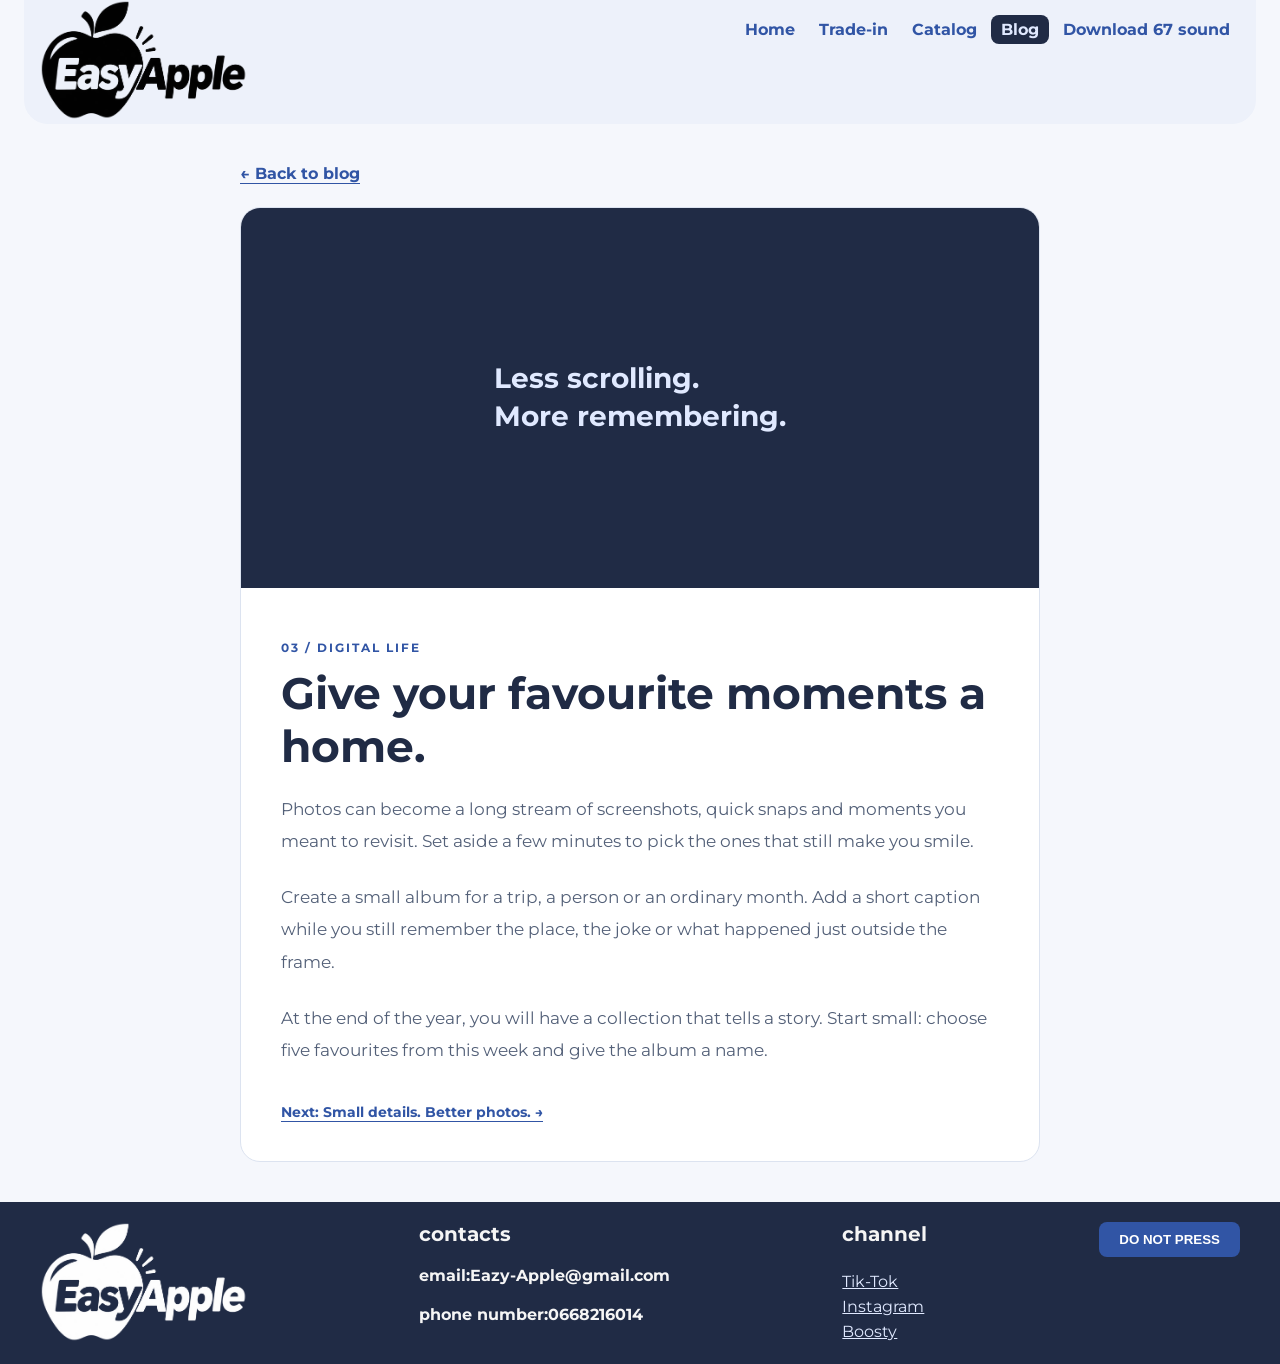
<file: blog-digital-memories.html>
<!DOCTYPE html>
<html lang="en">

<head>
    <link rel="preconnect" href="https://fonts.googleapis.com">
    <link rel="preconnect" href="https://fonts.gstatic.com" crossorigin>
    <link href="https://fonts.googleapis.com/css2?family=Montserrat:wght@100..900&display=swap" rel="stylesheet">

    <meta charset="UTF-8">
    <meta name="viewport" content="width=device-width, initial-scale=1.0">
    <title>Give your favourite moments a home. — Eazy-Apple</title>
    <link rel="icon" href="favicon.ico" type="image/x-icon">
    <link rel="stylesheet" href="style/style.css">
    <link rel="stylesheet" href="style/text.css">
    <link rel="stylesheet" href="style/media.css">
    <link rel="stylesheet" href="style/blog.css">
</head>

<body class="home-page">
    <div id="page">
        <header>
            <a class="logo-link" href="index.html" aria-label="Eazy-Apple home"><img class="logo" src="img/logo.png" alt=""></a>
            <button class="burger" type="button" aria-label="Menu" aria-controls="main-nav"
                aria-expanded="false">☰</button>
            <nav class="main-nav" id="main-nav">
                <a href="index.html">Home</a>
                <a href="#">Trade-in</a>
                <a href="popula-phones.html">Catalog</a>
                <a href="blog.html" aria-current="true">Blog</a>
                <a href="#">Download 67 sound</a>
            </nav>
        </header>
        <main class="blog blog-single"><a class="blog-back" href="blog.html">← Back to blog</a><article class="blog-post blog-article" aria-labelledby="post-title">
                    <div class="blog-image blog-quote" role="img" aria-label="Make room for the moments that matter.">
                        <span>Less scrolling.<br>More remembering.</span>
                    </div>
                    <div class="blog-post-content">
                        <p class="blog-label">03 / DIGITAL LIFE</p>
                        <h1 id="post-title">Give your favourite moments a home.</h1>
                        <p>Photos can become a long stream of screenshots, quick snaps and moments you meant to revisit. Set aside a few minutes to pick the ones that still make you smile.</p>
                        <p>Create a small album for a trip, a person or an ordinary month. Add a short caption while you still remember the place, the joke or what happened just outside the frame.</p>
                        <p>At the end of the year, you will have a collection that tells a story. Start small: choose five favourites from this week and give the album a name.</p>
                        <a class="blog-next" href="blog-everyday-photos.html">Next: Small details. Better photos. →</a>
                    </div>
                </article></main>

        <footer>
            <div class="container">
                <div class="container-txt">
                    <a class="logo-link" href="index.html" aria-label="Eazy-Apple home"><img class="logo" src="img/logo_white.png" alt=""></a>
                    <div class="cnt">
                        <h5>contacts</h5>
                        <h6>email:Eazy-Apple@gmail.com</h6>
                        <h6>phone number:0668216014</h6>
                    </div>

                    <div class="channel">
                        <h5>channel</h5>
                        <a href="">Tik-Tok</a>
                        <a href="">Instagram</a>
                        <a href="html/music.html">Boosty</a>
                    </div>
                    <h5><button id="dnp">DO NOT PRESS</button></h5>
                </div>

            </div>
        </footer>
    </div>
    <script src="script.js?v=6"></script>




</body>

</html>
</file>
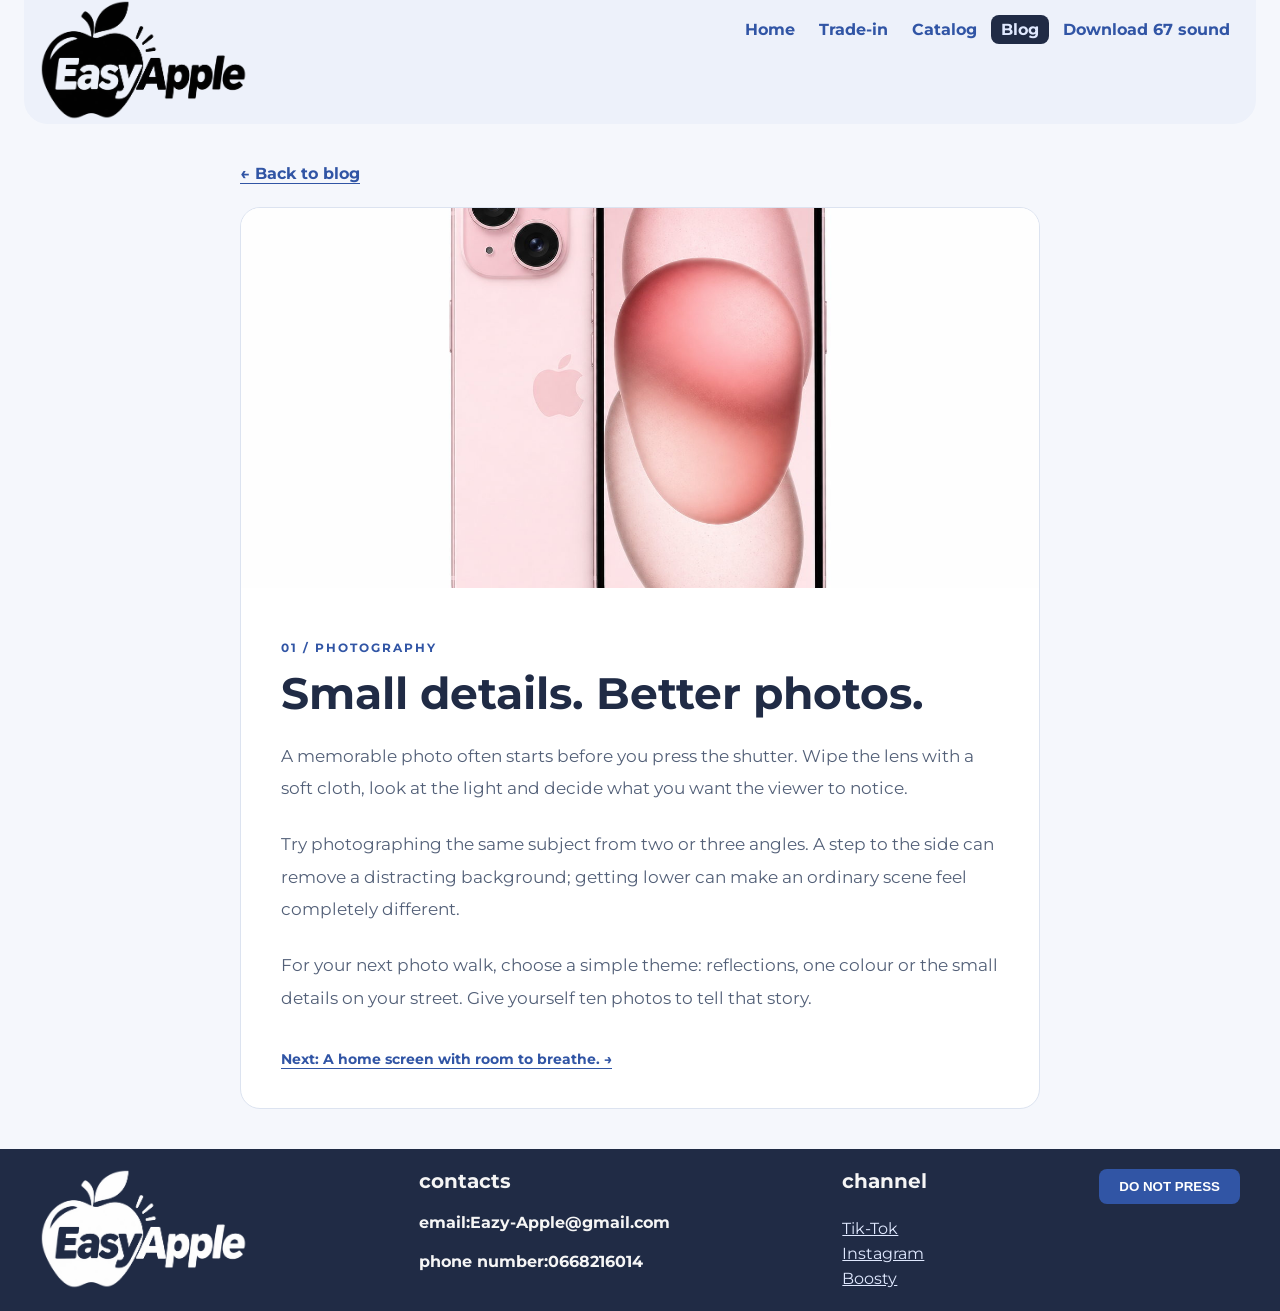
<file: blog-everyday-photos.html>
<!DOCTYPE html>
<html lang="en">

<head>
    <link rel="preconnect" href="https://fonts.googleapis.com">
    <link rel="preconnect" href="https://fonts.gstatic.com" crossorigin>
    <link href="https://fonts.googleapis.com/css2?family=Montserrat:wght@100..900&display=swap" rel="stylesheet">

    <meta charset="UTF-8">
    <meta name="viewport" content="width=device-width, initial-scale=1.0">
    <title>Small details. Better photos. — Eazy-Apple</title>
    <link rel="icon" href="favicon.ico" type="image/x-icon">
    <link rel="stylesheet" href="style/style.css">
    <link rel="stylesheet" href="style/text.css">
    <link rel="stylesheet" href="style/media.css">
    <link rel="stylesheet" href="style/blog.css">
</head>

<body class="home-page">
    <div id="page">
        <header>
            <a class="logo-link" href="index.html" aria-label="Eazy-Apple home"><img class="logo" src="img/logo.png" alt=""></a>
            <button class="burger" type="button" aria-label="Menu" aria-controls="main-nav"
                aria-expanded="false">☰</button>
            <nav class="main-nav" id="main-nav">
                <a href="index.html">Home</a>
                <a href="#">Trade-in</a>
                <a href="popula-phones.html">Catalog</a>
                <a href="blog.html" aria-current="true">Blog</a>
                <a href="#">Download 67 sound</a>
            </nav>
        </header>
        <main class="blog blog-single"><a class="blog-back" href="blog.html">← Back to blog</a><article class="blog-post blog-article" aria-labelledby="post-title">
                    <img class="blog-image" src="img/phones/iPhone-15-Pink-Studio-Product-Shot-4.jpg" alt="Pink iPhone 15 with its rear cameras" width="600" height="400">
                    <div class="blog-post-content">
                        <p class="blog-label">01 / PHOTOGRAPHY</p>
                        <h1 id="post-title">Small details. Better photos.</h1>
                        <p>A memorable photo often starts before you press the shutter. Wipe the lens with a soft cloth, look at the light and decide what you want the viewer to notice.</p>
                        <p>Try photographing the same subject from two or three angles. A step to the side can remove a distracting background; getting lower can make an ordinary scene feel completely different.</p>
                        <p>For your next photo walk, choose a simple theme: reflections, one colour or the small details on your street. Give yourself ten photos to tell that story.</p>
                        <a class="blog-next" href="blog-home-screen.html">Next: A home screen with room to breathe. →</a>
                    </div>
                </article></main>

        <footer>
            <div class="container">
                <div class="container-txt">
                    <a class="logo-link" href="index.html" aria-label="Eazy-Apple home"><img class="logo" src="img/logo_white.png" alt=""></a>
                    <div class="cnt">
                        <h5>contacts</h5>
                        <h6>email:Eazy-Apple@gmail.com</h6>
                        <h6>phone number:0668216014</h6>
                    </div>

                    <div class="channel">
                        <h5>channel</h5>
                        <a href="">Tik-Tok</a>
                        <a href="">Instagram</a>
                        <a href="html/music.html">Boosty</a>
                    </div>
                    <h5><button id="dnp">DO NOT PRESS</button></h5>
                </div>

            </div>
        </footer>
    </div>
    <script src="script.js?v=6"></script>




</body>

</html>
</file>
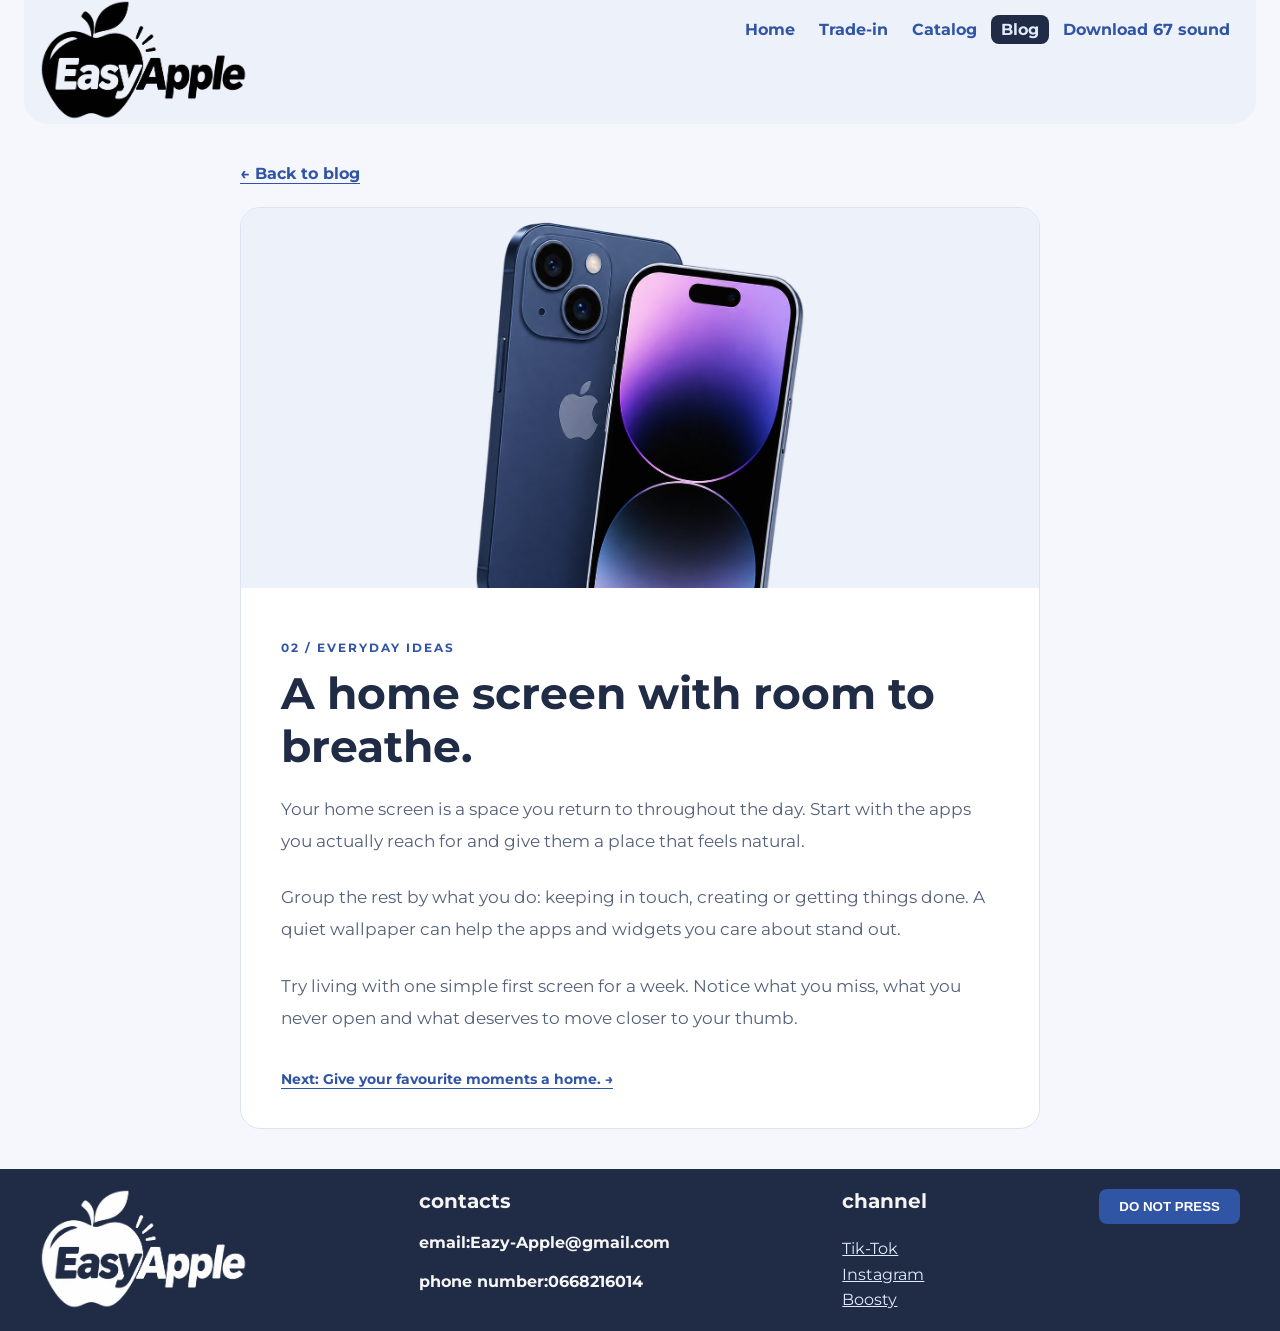
<file: blog-home-screen.html>
<!DOCTYPE html>
<html lang="en">

<head>
    <link rel="preconnect" href="https://fonts.googleapis.com">
    <link rel="preconnect" href="https://fonts.gstatic.com" crossorigin>
    <link href="https://fonts.googleapis.com/css2?family=Montserrat:wght@100..900&display=swap" rel="stylesheet">

    <meta charset="UTF-8">
    <meta name="viewport" content="width=device-width, initial-scale=1.0">
    <title>A home screen with room to breathe. — Eazy-Apple</title>
    <link rel="icon" href="favicon.ico" type="image/x-icon">
    <link rel="stylesheet" href="style/style.css">
    <link rel="stylesheet" href="style/text.css">
    <link rel="stylesheet" href="style/media.css">
    <link rel="stylesheet" href="style/blog.css">
</head>

<body class="home-page">
    <div id="page">
        <header>
            <a class="logo-link" href="index.html" aria-label="Eazy-Apple home"><img class="logo" src="img/logo.png" alt=""></a>
            <button class="burger" type="button" aria-label="Menu" aria-controls="main-nav"
                aria-expanded="false">☰</button>
            <nav class="main-nav" id="main-nav">
                <a href="index.html">Home</a>
                <a href="#">Trade-in</a>
                <a href="popula-phones.html">Catalog</a>
                <a href="blog.html" aria-current="true">Blog</a>
                <a href="#">Download 67 sound</a>
            </nav>
        </header>
        <main class="blog blog-single"><a class="blog-back" href="blog.html">← Back to blog</a><article class="blog-post blog-article" aria-labelledby="post-title">
                    <img class="blog-image blog-image-contain" src="img/Dark-Blue-and-Purple-iPhones.png" alt="Blue and purple iPhones" width="600" height="400" loading="lazy">
                    <div class="blog-post-content">
                        <p class="blog-label">02 / EVERYDAY IDEAS</p>
                        <h1 id="post-title">A home screen with room to breathe.</h1>
                        <p>Your home screen is a space you return to throughout the day. Start with the apps you actually reach for and give them a place that feels natural.</p>
                        <p>Group the rest by what you do: keeping in touch, creating or getting things done. A quiet wallpaper can help the apps and widgets you care about stand out.</p>
                        <p>Try living with one simple first screen for a week. Notice what you miss, what you never open and what deserves to move closer to your thumb.</p>
                        <a class="blog-next" href="blog-digital-memories.html">Next: Give your favourite moments a home. →</a>
                    </div>
                </article></main>

        <footer>
            <div class="container">
                <div class="container-txt">
                    <a class="logo-link" href="index.html" aria-label="Eazy-Apple home"><img class="logo" src="img/logo_white.png" alt=""></a>
                    <div class="cnt">
                        <h5>contacts</h5>
                        <h6>email:Eazy-Apple@gmail.com</h6>
                        <h6>phone number:0668216014</h6>
                    </div>

                    <div class="channel">
                        <h5>channel</h5>
                        <a href="">Tik-Tok</a>
                        <a href="">Instagram</a>
                        <a href="html/music.html">Boosty</a>
                    </div>
                    <h5><button id="dnp">DO NOT PRESS</button></h5>
                </div>

            </div>
        </footer>
    </div>
    <script src="script.js?v=6"></script>




</body>

</html>
</file>
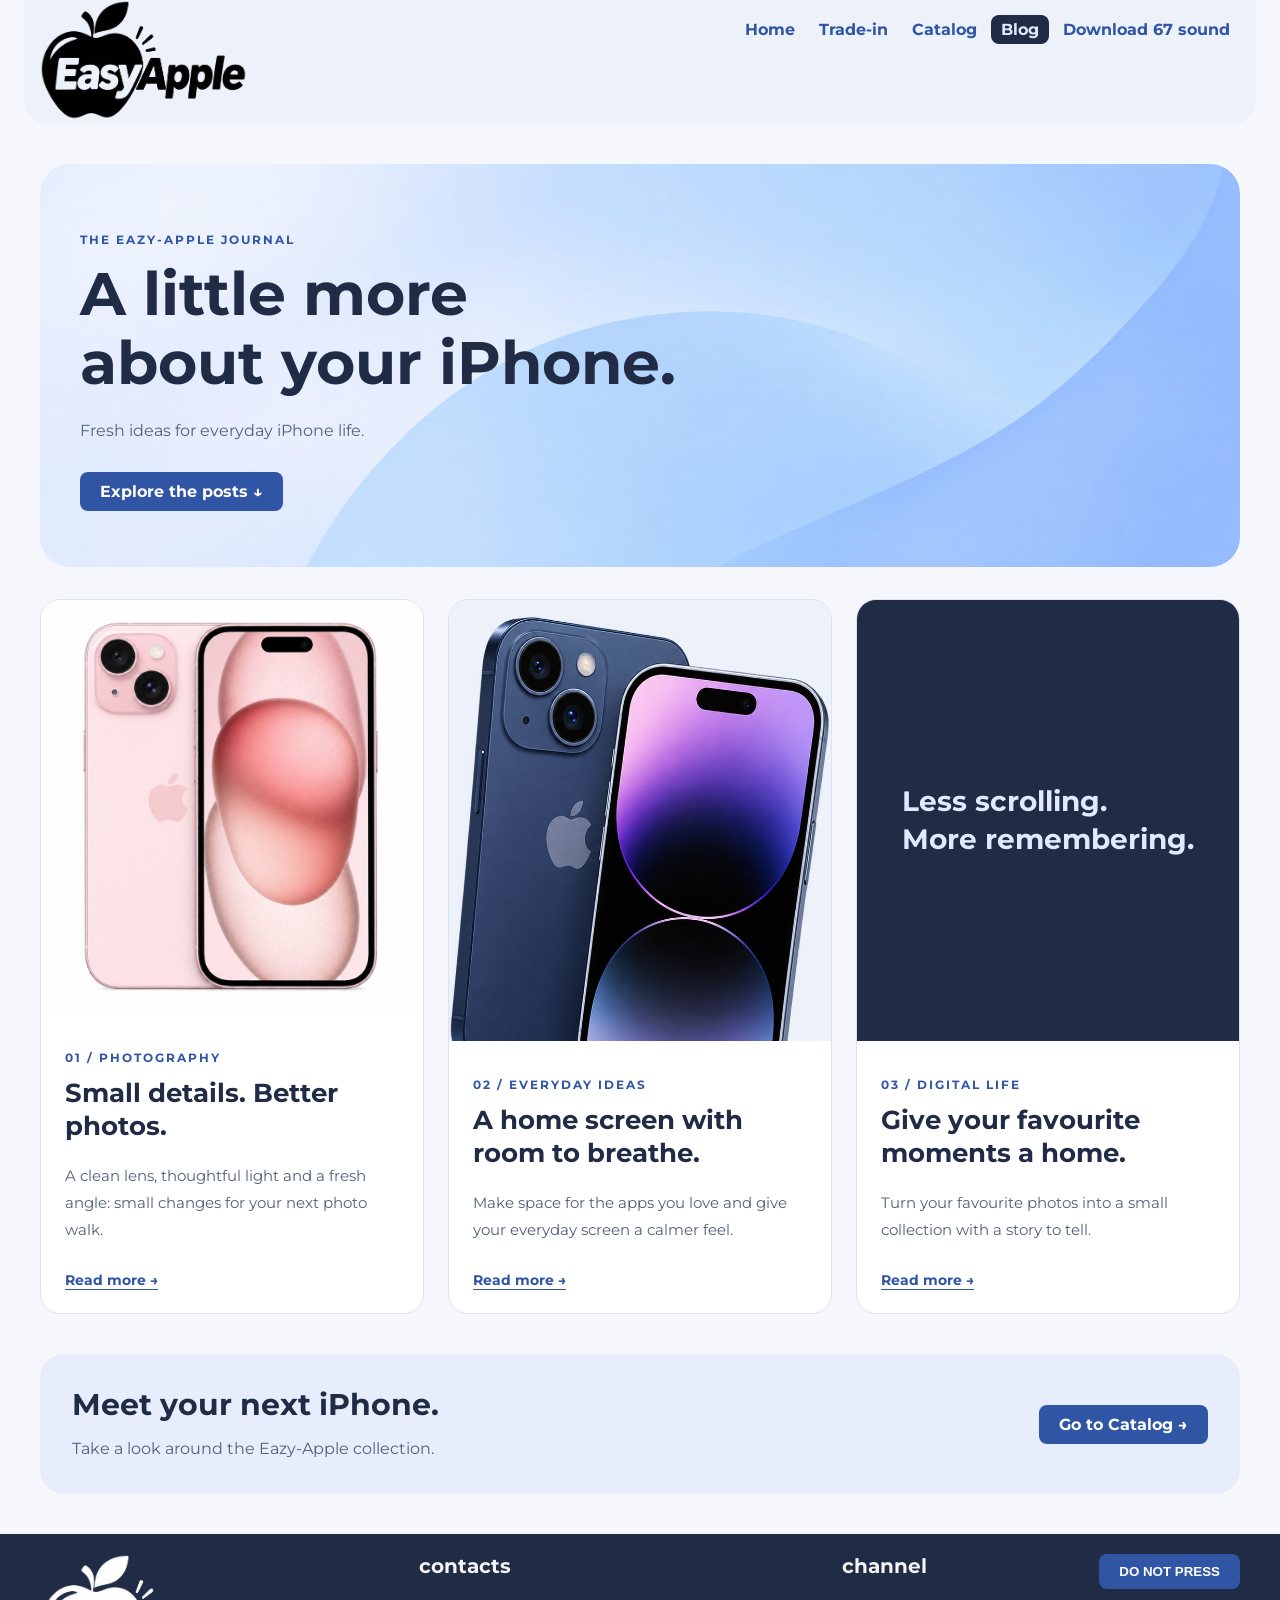
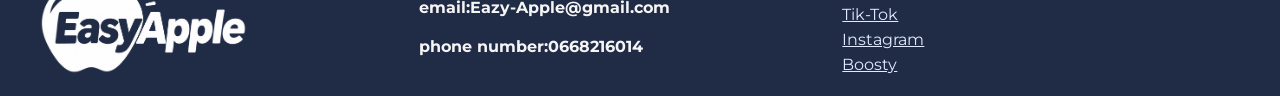
<file: blog.html>
<!DOCTYPE html>
<html lang="en">

<head>
    <link rel="preconnect" href="https://fonts.googleapis.com">
    <link rel="preconnect" href="https://fonts.gstatic.com" crossorigin>
    <link href="https://fonts.googleapis.com/css2?family=Montserrat:wght@100..900&display=swap" rel="stylesheet">

    <meta charset="UTF-8">
    <meta name="viewport" content="width=device-width, initial-scale=1.0">
    <title>Blog — Eazy-Apple</title>
    <link rel="icon" href="favicon.ico" type="image/x-icon">
    <link rel="stylesheet" href="style/style.css">
    <link rel="stylesheet" href="style/text.css">
    <link rel="stylesheet" href="style/media.css">
    <link rel="stylesheet" href="style/blog.css">
</head>

<body class="home-page">
    <div id="page">
        <header>
            <a class="logo-link" href="index.html" aria-label="Eazy-Apple home"><img class="logo" src="img/logo.png" alt=""></a>
            <button class="burger" type="button" aria-label="Menu" aria-controls="main-nav"
                aria-expanded="false">☰</button>
            <nav class="main-nav" id="main-nav">
                <a href="index.html">Home</a>
                <a href="#">Trade-in</a>
                <a href="popula-phones.html">Catalog</a>
                <a href="blog.html" aria-current="page">Blog</a>
                <a href="#">Download 67 sound</a>
            </nav>
        </header>
        <main class="blog">
            <section class="blog-intro" aria-labelledby="blog-title">
                <p class="blog-label">THE EAZY-APPLE JOURNAL</p>
                <h1 id="blog-title">A little more<br>about your iPhone.</h1>
                <p>Fresh ideas for everyday iPhone life.</p>
                <a class="button" href="#posts">Explore the posts ↓</a>
            </section>

            <section id="posts" class="blog-grid" aria-label="Blog posts">
                <article class="blog-post" id="everyday-photos">
                    <img class="blog-image" src="img/phones/iPhone-15-Pink-Studio-Product-Shot-4.jpg" alt="Pink iPhone 15 with its rear cameras" width="600" height="400">
                    <div class="blog-post-content">
                        <p class="blog-label">01 / PHOTOGRAPHY</p>
                        <h2>Small details. Better photos.</h2>
                        <p>A clean lens, thoughtful light and a fresh angle: small changes for your next photo walk.</p>
                        <a class="blog-next" href="blog-everyday-photos.html" aria-label="Read more: Small details. Better photos.">Read more →</a>
                    </div>
                </article>

                <article class="blog-post" id="home-screen">
                    <img class="blog-image blog-image-contain" src="img/Dark-Blue-and-Purple-iPhones.png" alt="Blue and purple iPhones" width="600" height="400" loading="lazy">
                    <div class="blog-post-content">
                        <p class="blog-label">02 / EVERYDAY IDEAS</p>
                        <h2>A home screen with room to breathe.</h2>
                        <p>Make space for the apps you love and give your everyday screen a calmer feel.</p>
                        <a class="blog-next" href="blog-home-screen.html" aria-label="Read more: A home screen with room to breathe.">Read more →</a>
                    </div>
                </article>

                <article class="blog-post" id="digital-memories">
                    <div class="blog-image blog-quote" role="img" aria-label="Make room for the moments that matter.">
                        <span>Less scrolling.<br>More remembering.</span>
                    </div>
                    <div class="blog-post-content">
                        <p class="blog-label">03 / DIGITAL LIFE</p>
                        <h2>Give your favourite moments a home.</h2>
                        <p>Turn your favourite photos into a small collection with a story to tell.</p>
                        <a class="blog-next" href="blog-digital-memories.html" aria-label="Read more: Give your favourite moments a home.">Read more →</a>
                    </div>
                </article>
            </section>

            <section class="blog-cta" aria-labelledby="blog-cta-title">
                <div>
                    <h2 id="blog-cta-title">Meet your next iPhone.</h2>
                    <p>Take a look around the Eazy-Apple collection.</p>
                </div>
                <a class="button" href="popula-phones.html">Go to Catalog →</a>
            </section>
        </main>

        <footer>
            <div class="container">
                <div class="container-txt">
                    <a class="logo-link" href="index.html" aria-label="Eazy-Apple home"><img class="logo" src="img/logo_white.png" alt=""></a>
                    <div class="cnt">
                        <h5>contacts</h5>
                        <h6>email:Eazy-Apple@gmail.com</h6>
                        <h6>phone number:0668216014</h6>
                    </div>

                    <div class="channel">
                        <h5>channel</h5>
                        <a href="">Tik-Tok</a>
                        <a href="">Instagram</a>
                        <a href="html/music.html">Boosty</a>
                    </div>
                    <h5><button id="dnp">DO NOT PRESS</button></h5>
                </div>

            </div>
        </footer>
    </div>
    <script src="script.js?v=6"></script>




</body>

</html>
</file>
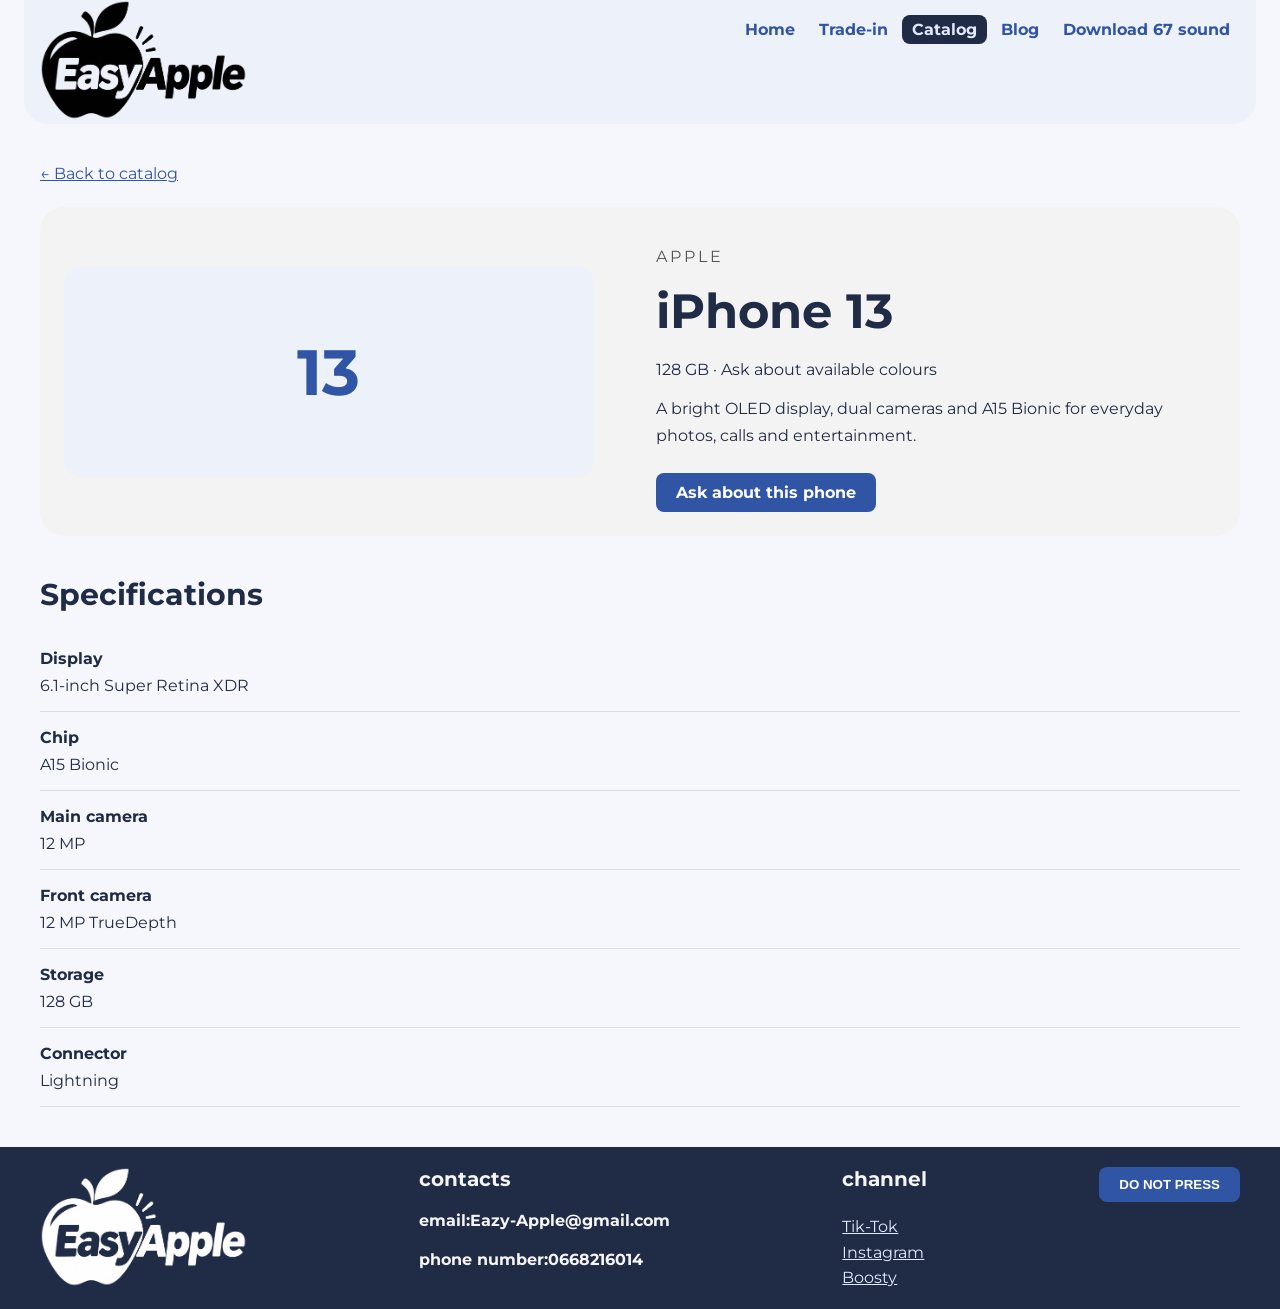
<file: single-13.html>
<!DOCTYPE html>
<html lang="en">

<head>
    <link rel="preconnect" href="https://fonts.googleapis.com">
    <link rel="preconnect" href="https://fonts.gstatic.com" crossorigin>
    <link href="https://fonts.googleapis.com/css2?family=Montserrat:wght@100..900&display=swap" rel="stylesheet">

    <meta charset="UTF-8">
    <meta name="viewport" content="width=device-width, initial-scale=1.0">
    <title>iPhone 13 — Eazy-Apple</title>
    <link rel="icon" href="favicon.ico" type="image/x-icon">
    <link rel="stylesheet" href="style/style.css">
    <link rel="stylesheet" href="style/text.css">
    <link rel="stylesheet" href="style/media.css">
    <link rel="stylesheet" href="style/single-15.css">
</head>

<body class="home-page">
    <div id="page">
        <header>
            <a class="logo-link" href="index.html" aria-label="Eazy-Apple home"><img class="logo" src="img/logo.png" alt=""></a>
            <button class="burger" type="button" aria-label="Menu" aria-controls="main-nav" aria-expanded="false">☰</button>
            <nav class="main-nav" id="main-nav">
                <a href="index.html">Home</a>
                <a href="#">Trade-in</a>
                <a href="popula-phones.html" aria-current="true">Catalog</a>
                <a href="blog.html">Blog</a>
                <a href="#">Download 67 sound</a>
            </nav>
        </header>
        <main>
            <a class="back-link" href="popula-phones.html">← Back to catalog</a>
            <section class="product" aria-labelledby="product-title">
                <div class="product-image phone-placeholder" role="img" aria-label="iPhone 13 photo placeholder">13</div>
                <div class="product-info">
                    <p class="product-brand">APPLE</p>
                    <h1 id="product-title">iPhone 13</h1>
                    <p>128 GB · Ask about available colours</p>
                    <p class="product-description">A bright OLED display, dual cameras and A15 Bionic for everyday photos, calls and entertainment.</p>
                    <a class="button" href="mailto:Eazy-Apple@gmail.com">Ask about this phone</a>
                </div>
            </section>
            <section class="product-specs" aria-labelledby="specs-title">
                <h2 id="specs-title">Specifications</h2>
                <dl>
                    <dt>Display</dt><dd>6.1-inch Super Retina XDR</dd>
                    <dt>Chip</dt><dd>A15 Bionic</dd>
                    <dt>Main camera</dt><dd>12 MP</dd>
                    <dt>Front camera</dt><dd>12 MP TrueDepth</dd>
                    <dt>Storage</dt><dd>128 GB</dd>
                    <dt>Connector</dt><dd>Lightning</dd>
                </dl>
            </section>
        </main>

        <footer>
            <div class="container">
                <div class="container-txt" >
                <a class="logo-link" href="index.html" aria-label="Eazy-Apple home"><img class="logo" src="img/logo_white.png" alt=""></a>
                <div class="cnt">
                    <h5>contacts</h5>
                    <h6>email:Eazy-Apple@gmail.com</h6>
                    <h6>phone number:0668216014</h6>
                </div>

                <div class="channel" >
                    <h5>channel</h5>
                    <a href="">Tik-Tok</a>
                    <a href="">Instagram</a>
                    <a href="html/music.html">Boosty</a>
                    </div>
                     <h5><button id="dnp">DO NOT PRESS</button></h5>
                </div>
               
            </div>
        </footer>
    </div>
    <script src="script.js?v=6"></script>




</body>

</html>
</file>
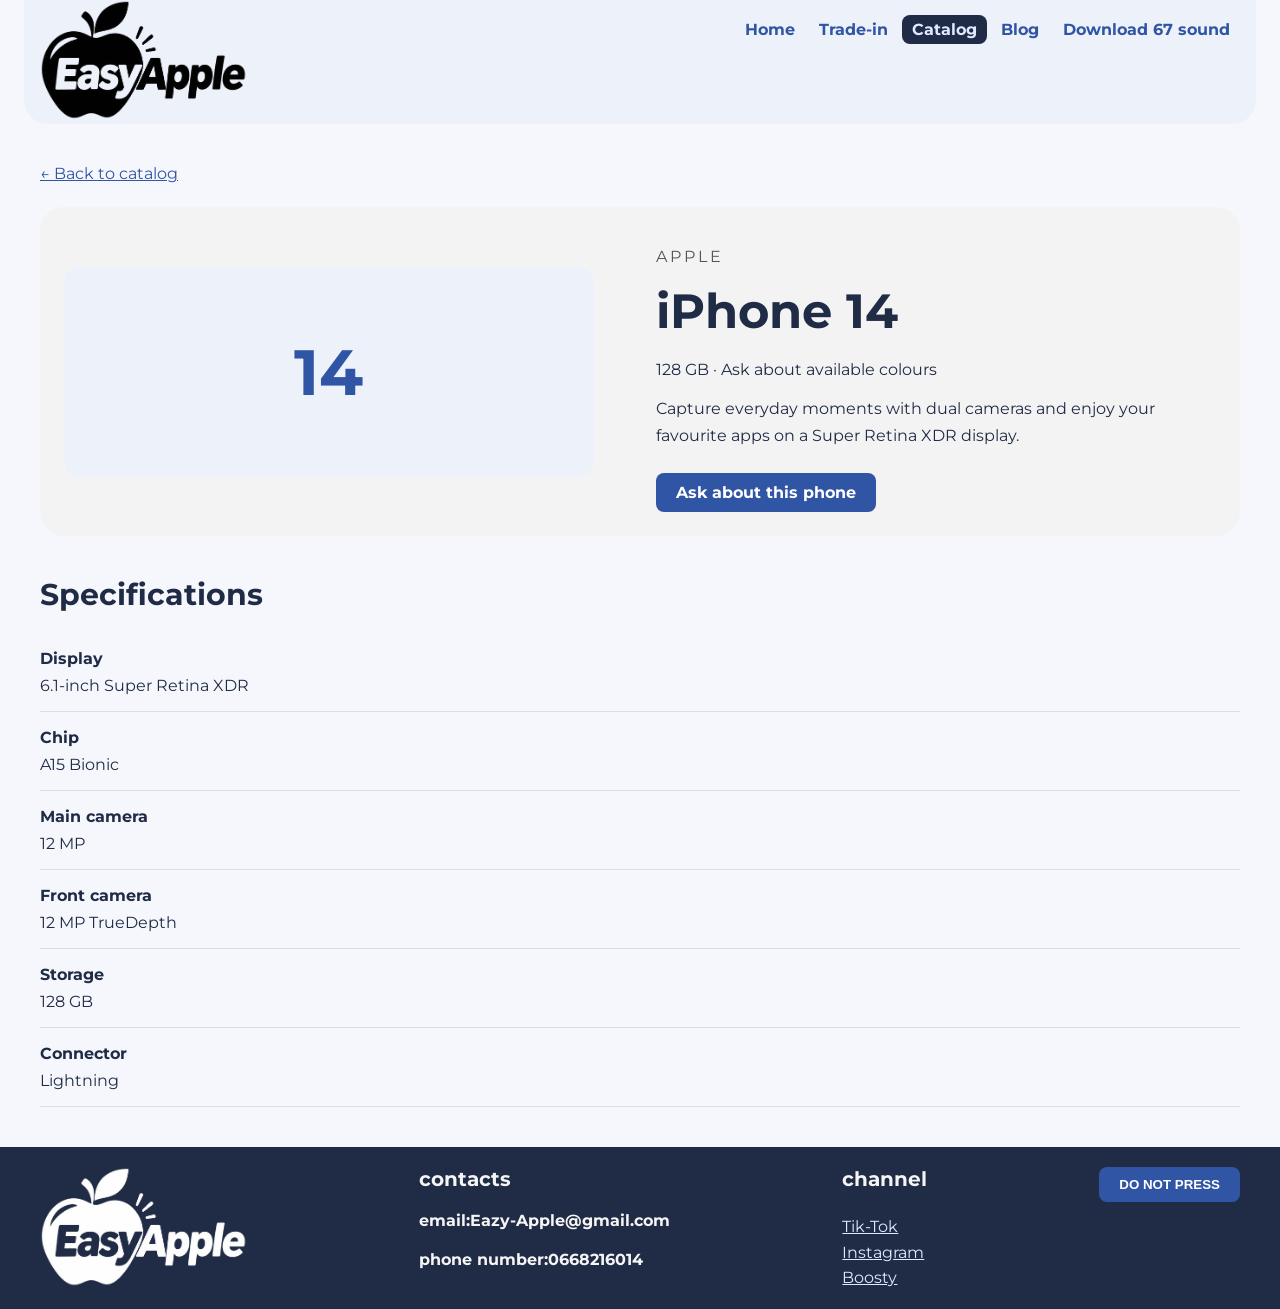
<file: single-14.html>
<!DOCTYPE html>
<html lang="en">

<head>
    <link rel="preconnect" href="https://fonts.googleapis.com">
    <link rel="preconnect" href="https://fonts.gstatic.com" crossorigin>
    <link href="https://fonts.googleapis.com/css2?family=Montserrat:wght@100..900&display=swap" rel="stylesheet">

    <meta charset="UTF-8">
    <meta name="viewport" content="width=device-width, initial-scale=1.0">
    <title>iPhone 14 — Eazy-Apple</title>
    <link rel="icon" href="favicon.ico" type="image/x-icon">
    <link rel="stylesheet" href="style/style.css">
    <link rel="stylesheet" href="style/text.css">
    <link rel="stylesheet" href="style/media.css">
    <link rel="stylesheet" href="style/single-15.css">
</head>

<body class="home-page">
    <div id="page">
        <header>
            <a class="logo-link" href="index.html" aria-label="Eazy-Apple home"><img class="logo" src="img/logo.png" alt=""></a>
            <button class="burger" type="button" aria-label="Menu" aria-controls="main-nav" aria-expanded="false">☰</button>
            <nav class="main-nav" id="main-nav">
                <a href="index.html">Home</a>
                <a href="#">Trade-in</a>
                <a href="popula-phones.html" aria-current="true">Catalog</a>
                <a href="blog.html">Blog</a>
                <a href="#">Download 67 sound</a>
            </nav>
        </header>
        <main>
            <a class="back-link" href="popula-phones.html">← Back to catalog</a>
            <section class="product" aria-labelledby="product-title">
                <div class="product-image phone-placeholder" role="img" aria-label="iPhone 14 photo placeholder">14</div>
                <div class="product-info">
                    <p class="product-brand">APPLE</p>
                    <h1 id="product-title">iPhone 14</h1>
                    <p>128 GB · Ask about available colours</p>
                    <p class="product-description">Capture everyday moments with dual cameras and enjoy your favourite apps on a Super Retina XDR display.</p>
                    <a class="button" href="mailto:Eazy-Apple@gmail.com">Ask about this phone</a>
                </div>
            </section>
            <section class="product-specs" aria-labelledby="specs-title">
                <h2 id="specs-title">Specifications</h2>
                <dl>
                    <dt>Display</dt><dd>6.1-inch Super Retina XDR</dd>
                    <dt>Chip</dt><dd>A15 Bionic</dd>
                    <dt>Main camera</dt><dd>12 MP</dd>
                    <dt>Front camera</dt><dd>12 MP TrueDepth</dd>
                    <dt>Storage</dt><dd>128 GB</dd>
                    <dt>Connector</dt><dd>Lightning</dd>
                </dl>
            </section>
        </main>

        <footer>
            <div class="container">
                <div class="container-txt" >
                <a class="logo-link" href="index.html" aria-label="Eazy-Apple home"><img class="logo" src="img/logo_white.png" alt=""></a>
                <div class="cnt">
                    <h5>contacts</h5>
                    <h6>email:Eazy-Apple@gmail.com</h6>
                    <h6>phone number:0668216014</h6>
                </div>

                <div class="channel" >
                    <h5>channel</h5>
                    <a href="">Tik-Tok</a>
                    <a href="">Instagram</a>
                    <a href="html/music.html">Boosty</a>
                    </div>
                     <h5><button id="dnp">DO NOT PRESS</button></h5>
                </div>
               
            </div>
        </footer>
    </div>
    <script src="script.js?v=6"></script>




</body>

</html>
</file>
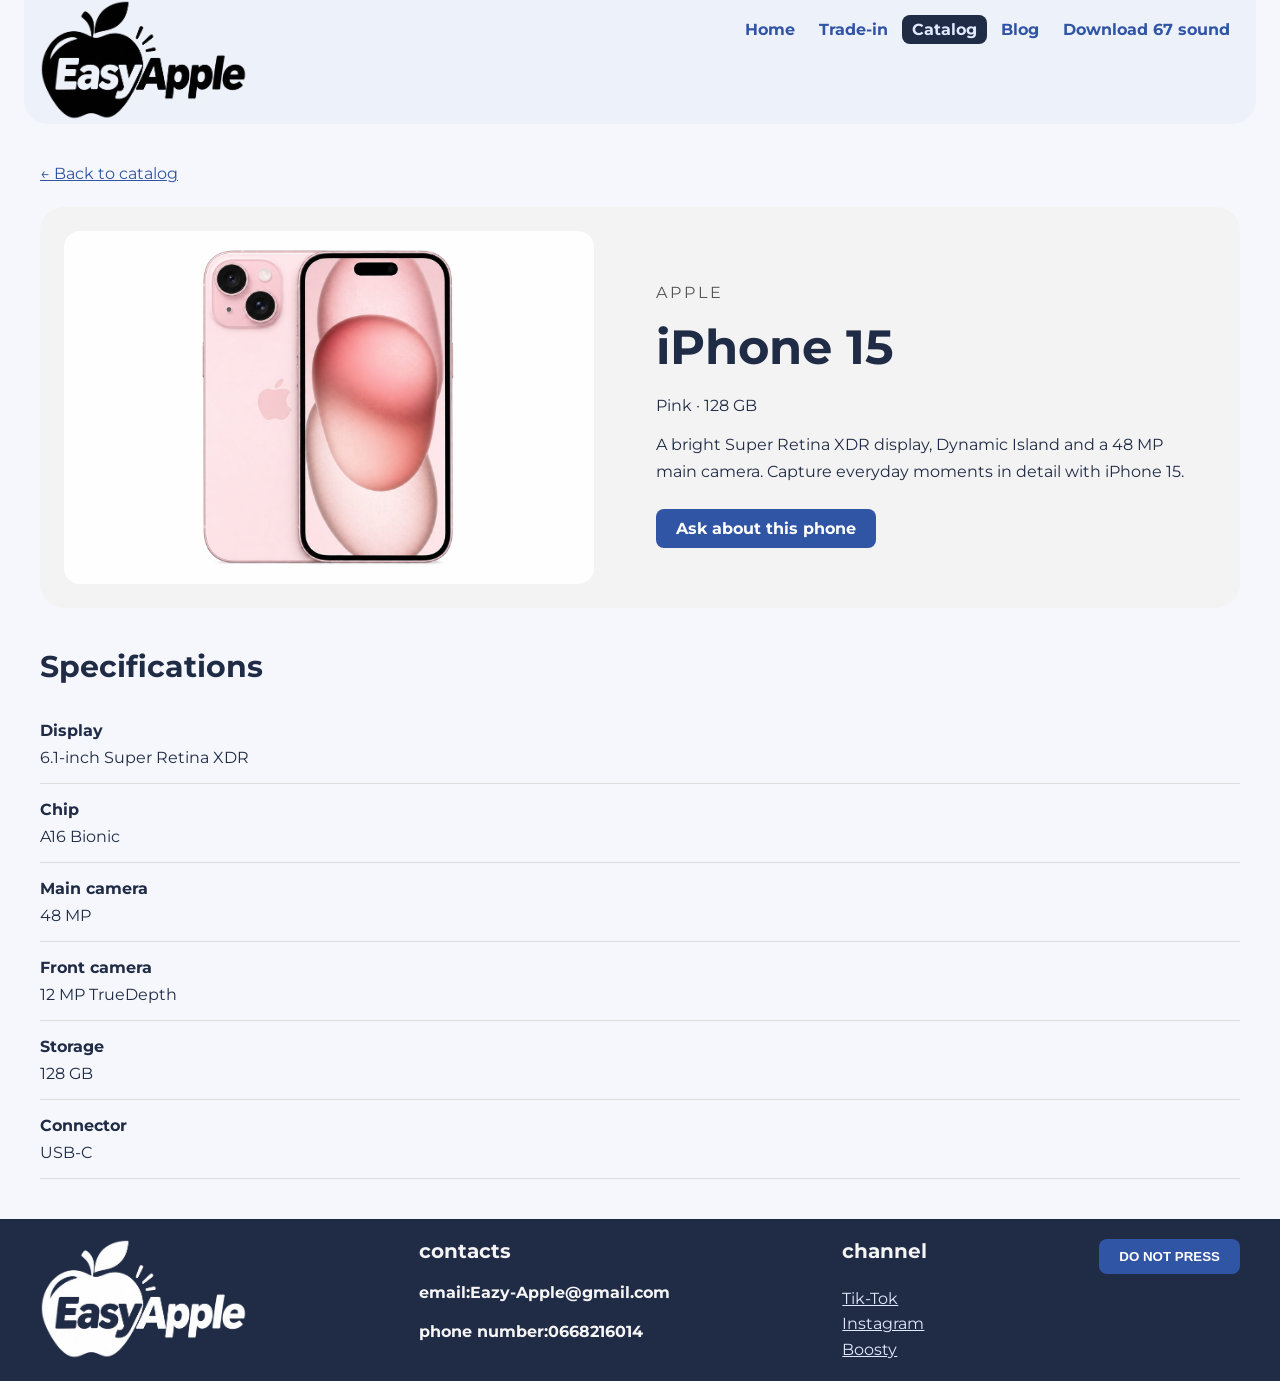
<file: single-15.html>
<!DOCTYPE html>
<html lang="en">

<head>
    <link rel="preconnect" href="https://fonts.googleapis.com">
    <link rel="preconnect" href="https://fonts.gstatic.com" crossorigin>
    <link href="https://fonts.googleapis.com/css2?family=Montserrat:wght@100..900&display=swap" rel="stylesheet">

    <meta charset="UTF-8">
    <meta name="viewport" content="width=device-width, initial-scale=1.0">
    <title>iPhone 15 — Eazy-Apple</title>
    <link rel="icon" href="favicon.ico" type="image/x-icon">
    <link rel="stylesheet" href="style/style.css">
    <link rel="stylesheet" href="style/text.css">
    <link rel="stylesheet" href="style/media.css">
    <link rel="stylesheet" href="style/single-15.css">
</head>

<body class="home-page">
    <div id="page">
        <header>
            <a class="logo-link" href="index.html" aria-label="Eazy-Apple home"><img class="logo" src="img/logo.png" alt=""></a>
            <button class="burger" type="button" aria-label="Menu" aria-controls="main-nav" aria-expanded="false">☰</button>
            <nav class="main-nav" id="main-nav">
                <a href="index.html">Home</a>
                <a href="#">Trade-in</a>
                <a href="popula-phones.html" aria-current="true">Catalog</a>
                <a href="blog.html">Blog</a>
                <a href="#">Download 67 sound</a>
            </nav>
        </header>
        <main>
            <a class="back-link" href="popula-phones.html">← Back to catalog</a>
            <section class="product" aria-labelledby="product-title">
                <img class="product-image" src="img/phones/iPhone-15-Pink-Studio-Product-Shot-4.jpg"
                    alt="Pink iPhone 15">
                <div class="product-info">
                    <p class="product-brand">APPLE</p>
                    <h1 id="product-title">iPhone 15</h1>
                    <p>Pink · 128 GB</p>
                    <p class="product-description">A bright Super Retina XDR display, Dynamic Island and a 48 MP main camera.
                        Capture everyday moments in detail with iPhone 15.</p>
                    <a class="button" href="mailto:Eazy-Apple@gmail.com">Ask about this phone</a>
                </div>
            </section>
            <section class="product-specs" aria-labelledby="specs-title">
                <h2 id="specs-title">Specifications</h2>
                <dl>
                    <dt>Display</dt><dd>6.1-inch Super Retina XDR</dd>
                    <dt>Chip</dt><dd>A16 Bionic</dd>
                    <dt>Main camera</dt><dd>48 MP</dd>
                    <dt>Front camera</dt><dd>12 MP TrueDepth</dd>
                    <dt>Storage</dt><dd>128 GB</dd>
                    <dt>Connector</dt><dd>USB-C</dd>
                </dl>
            </section>
        </main>

        <footer>
            <div class="container">
                <div class="container-txt" >
                <a class="logo-link" href="index.html" aria-label="Eazy-Apple home"><img class="logo" src="img/logo_white.png" alt=""></a>
                <div class="cnt">
                    <h5>contacts</h5>
                    <h6>email:Eazy-Apple@gmail.com</h6>
                    <h6>phone number:0668216014</h6>
                </div>

                <div class="channel" >
                    <h5>channel</h5>
                    <a href="">Tik-Tok</a>
                    <a href="">Instagram</a>
                    <a href="html/music.html">Boosty</a>
                    </div>
                     <h5><button id="dnp">DO NOT PRESS</button></h5>
                </div>
               
            </div>
        </footer>
    </div>
    <script src="script.js?v=6"></script>




</body>

</html>
</file>
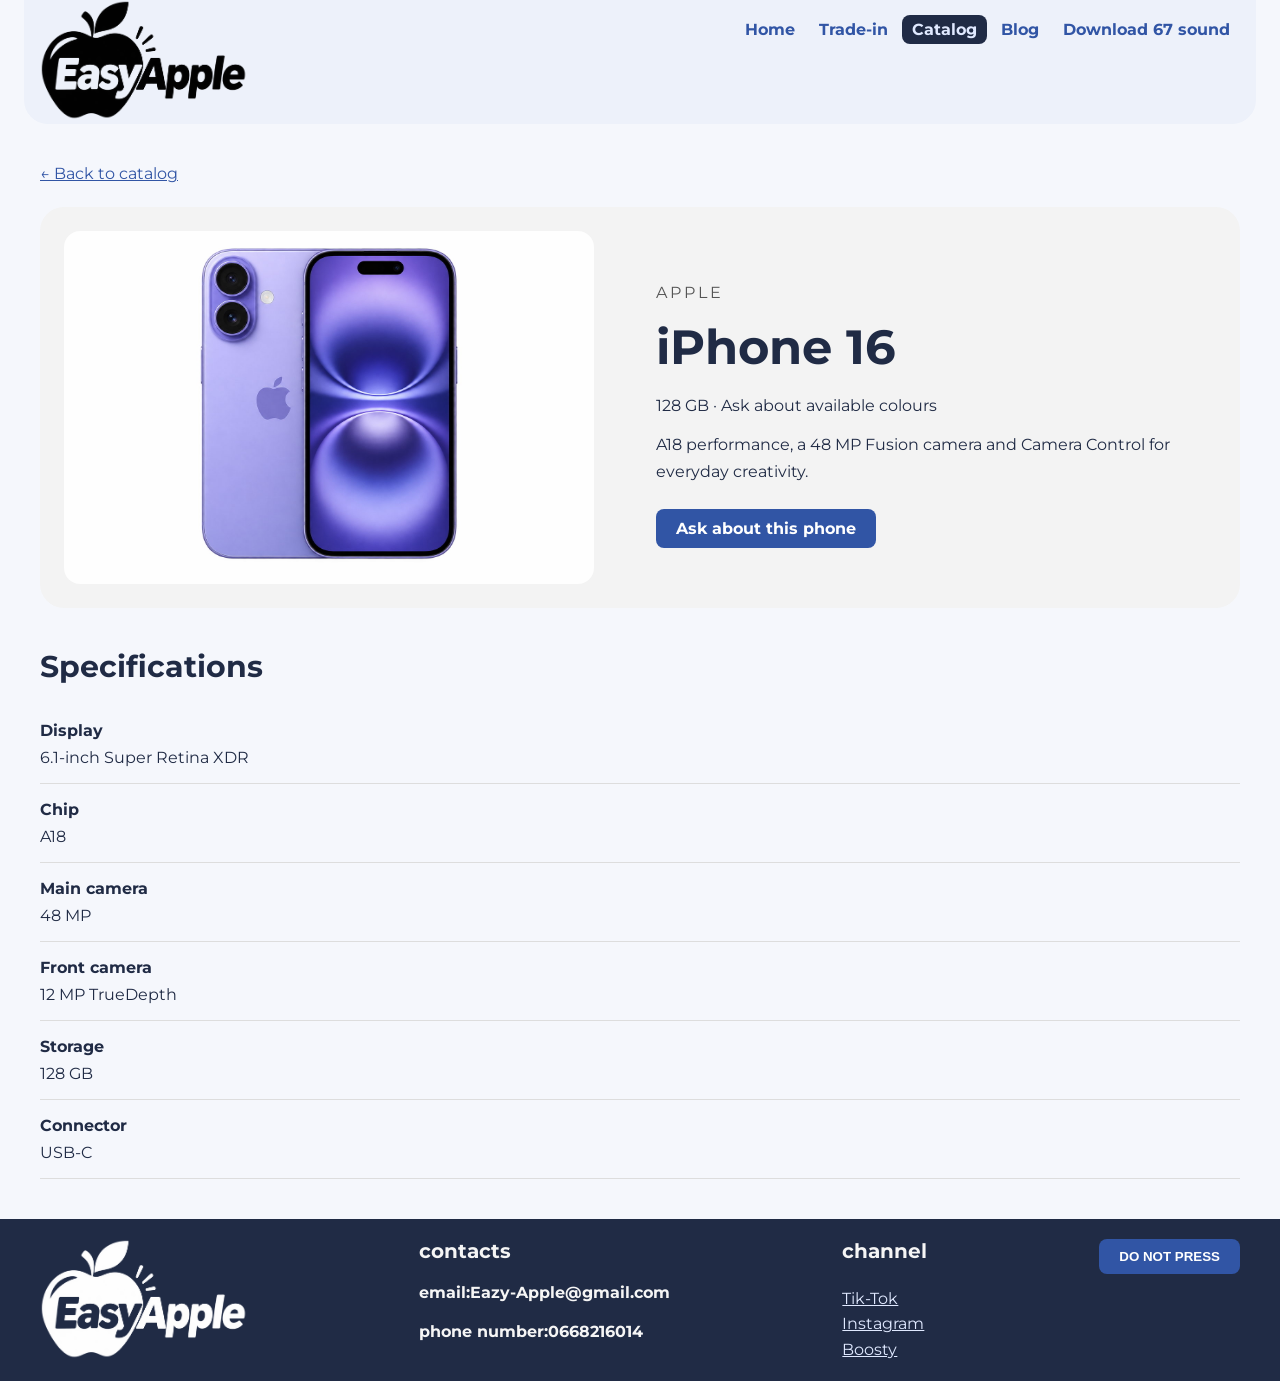
<file: single-16.html>
<!DOCTYPE html>
<html lang="en">

<head>
    <link rel="preconnect" href="https://fonts.googleapis.com">
    <link rel="preconnect" href="https://fonts.gstatic.com" crossorigin>
    <link href="https://fonts.googleapis.com/css2?family=Montserrat:wght@100..900&display=swap" rel="stylesheet">

    <meta charset="UTF-8">
    <meta name="viewport" content="width=device-width, initial-scale=1.0">
    <title>iPhone 16 — Eazy-Apple</title>
    <link rel="icon" href="favicon.ico" type="image/x-icon">
    <link rel="stylesheet" href="style/style.css">
    <link rel="stylesheet" href="style/text.css">
    <link rel="stylesheet" href="style/media.css">
    <link rel="stylesheet" href="style/single-15.css">
</head>

<body class="home-page">
    <div id="page">
        <header>
            <a class="logo-link" href="index.html" aria-label="Eazy-Apple home"><img class="logo" src="img/logo.png" alt=""></a>
            <button class="burger" type="button" aria-label="Menu" aria-controls="main-nav" aria-expanded="false">☰</button>
            <nav class="main-nav" id="main-nav">
                <a href="index.html">Home</a>
                <a href="#">Trade-in</a>
                <a href="popula-phones.html" aria-current="true">Catalog</a>
                <a href="blog.html">Blog</a>
                <a href="#">Download 67 sound</a>
            </nav>
        </header>
        <main>
            <a class="back-link" href="popula-phones.html">← Back to catalog</a>
            <section class="product" aria-labelledby="product-title">
                <img class="product-image" src="img/phones/Lilac iPhone 16 Studio Showcase-3.jpg" alt="iPhone 16 illustration">
                <div class="product-info">
                    <p class="product-brand">APPLE</p>
                    <h1 id="product-title">iPhone 16</h1>
                    <p>128 GB · Ask about available colours</p>
                    <p class="product-description">A18 performance, a 48 MP Fusion camera and Camera Control for everyday creativity.</p>
                    <a class="button" href="mailto:Eazy-Apple@gmail.com">Ask about this phone</a>
                </div>
            </section>
            <section class="product-specs" aria-labelledby="specs-title">
                <h2 id="specs-title">Specifications</h2>
                <dl>
                    <dt>Display</dt><dd>6.1-inch Super Retina XDR</dd>
                    <dt>Chip</dt><dd>A18</dd>
                    <dt>Main camera</dt><dd>48 MP</dd>
                    <dt>Front camera</dt><dd>12 MP TrueDepth</dd>
                    <dt>Storage</dt><dd>128 GB</dd>
                    <dt>Connector</dt><dd>USB-C</dd>
                </dl>
            </section>
        </main>

        <footer>
            <div class="container">
                <div class="container-txt" >
                <a class="logo-link" href="index.html" aria-label="Eazy-Apple home"><img class="logo" src="img/logo_white.png" alt=""></a>
                <div class="cnt">
                    <h5>contacts</h5>
                    <h6>email:Eazy-Apple@gmail.com</h6>
                    <h6>phone number:0668216014</h6>
                </div>

                <div class="channel" >
                    <h5>channel</h5>
                    <a href="">Tik-Tok</a>
                    <a href="">Instagram</a>
                    <a href="html/music.html">Boosty</a>
                    </div>
                     <h5><button id="dnp">DO NOT PRESS</button></h5>
                </div>
               
            </div>
        </footer>
    </div>
    <script src="script.js?v=6"></script>




</body>

</html>
</file>
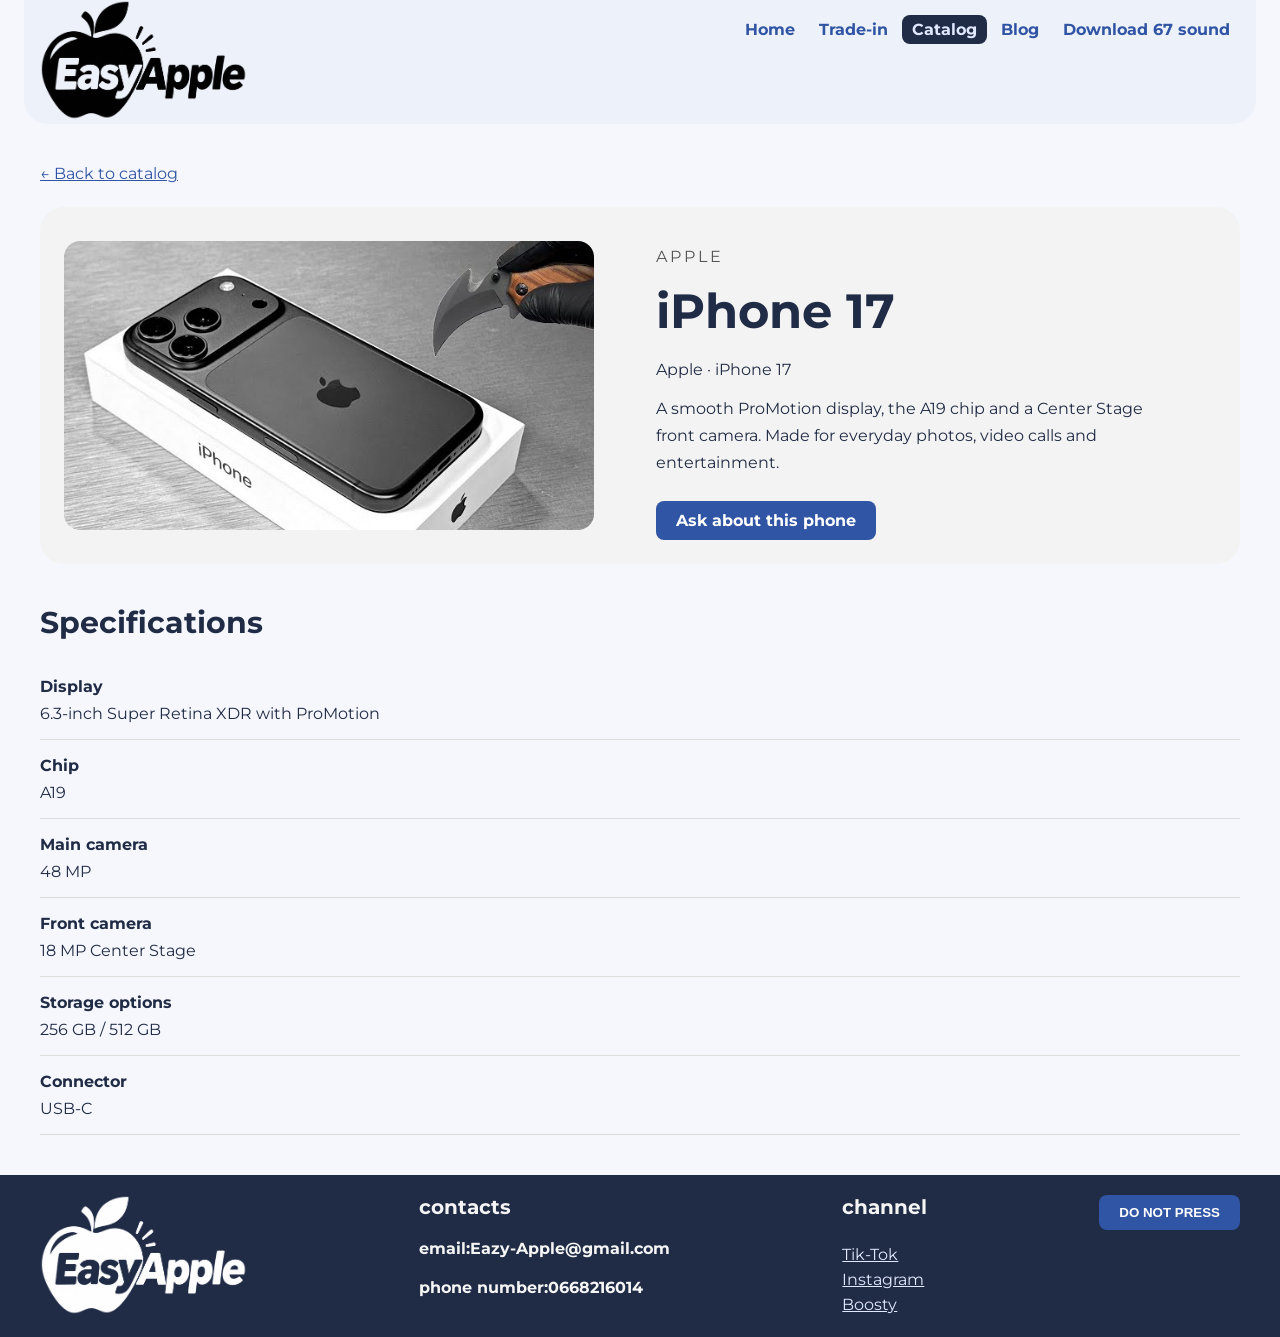
<file: single-17.html>
<!DOCTYPE html>
<html lang="en">

<head>
    <link rel="preconnect" href="https://fonts.googleapis.com">
    <link rel="preconnect" href="https://fonts.gstatic.com" crossorigin>
    <link href="https://fonts.googleapis.com/css2?family=Montserrat:wght@100..900&display=swap" rel="stylesheet">

    <meta charset="UTF-8">
    <meta name="viewport" content="width=device-width, initial-scale=1.0">
    <title>iPhone 17 — Eazy-Apple</title>
    <link rel="icon" href="favicon.ico" type="image/x-icon">
    <link rel="stylesheet" href="style/style.css">
    <link rel="stylesheet" href="style/text.css">
    <link rel="stylesheet" href="style/media.css">
    <link rel="stylesheet" href="style/single-15.css">
</head>

<body class="home-page">
    <div id="page">
        <header>
            <a class="logo-link" href="index.html" aria-label="Eazy-Apple home"><img class="logo" src="img/logo.png" alt=""></a>
            <button class="burger" type="button" aria-label="Menu" aria-controls="main-nav" aria-expanded="false">☰</button>
            <nav class="main-nav" id="main-nav">
                <a href="index.html">Home</a>
                <a href="#">Trade-in</a>
                <a href="popula-phones.html" aria-current="true">Catalog</a>
                <a href="blog.html">Blog</a>
                <a href="#">Download 67 sound</a>
            </nav>
        </header>
        <main>
            <a class="back-link" href="popula-phones.html">← Back to catalog</a>
            <section class="product" aria-labelledby="product-title">
                <img class="product-image" src="img/sddefault.jpg"
                    alt="iPhone 17">
                <div class="product-info">
                    <p class="product-brand">APPLE</p>
                    <h1 id="product-title">iPhone 17</h1>
                    <p>Apple · iPhone 17</p>
                    <p class="product-description">A smooth ProMotion display, the A19 chip and a Center Stage front camera.
                        Made for everyday photos, video calls and entertainment.</p>
                    <a class="button" href="https://mail.google.com/mail/u/0/#inbox">Ask about this phone</a>
                </div>
            </section>
            <section class="product-specs" aria-labelledby="specs-title">
                <h2 id="specs-title">Specifications</h2>
                <dl>
                    <dt>Display</dt><dd>6.3-inch Super Retina XDR with ProMotion</dd>
                    <dt>Chip</dt><dd>A19</dd>
                    <dt>Main camera</dt><dd>48 MP</dd>
                    <dt>Front camera</dt><dd>18 MP Center Stage</dd>
                    <dt>Storage options</dt><dd>256 GB / 512 GB</dd>
                    <dt>Connector</dt><dd>USB-C</dd>
                </dl>
            </section>
        </main>

        <footer>
            <div class="container">
                <div class="container-txt" >
                <a class="logo-link" href="index.html" aria-label="Eazy-Apple home"><img class="logo" src="img/logo_white.png" alt=""></a>
                <div class="cnt">
                    <h5>contacts</h5>
                    <h6>email:Eazy-Apple@gmail.com</h6>
                    <h6>phone number:0668216014</h6>
                </div>

                <div class="channel" >
                    <h5>channel</h5>
                    <a href="">Tik-Tok</a>
                    <a href="">Instagram</a>
                    <a href="html/music.html">Boosty</a>
                    </div>
                     <h5><button id="dnp">DO NOT PRESS</button></h5>
                </div>
               
            </div>
        </footer>
    </div>
    <script src="script.js?v=6"></script>




</body>

</html>
</file>
<file: style/style.css>
body {
  background-color: rgb(255, 255, 255);
  font-family: "Montserrat", sans-serif;
  margin: 0;
}

main,
header,
.container {
  max-width: 1200px;
  margin-inline: auto;
  padding-inline: 16px;
}


a {
  transition: all 0.3s ease-in-out;
}

button,
.button {
  background-color: rgb(30, 125, 235);
  padding-block: 10px;
  padding-inline: 20px;
  border-radius: 8px;
  color: white;
  font-weight: 700;
  text-decoration: none;
  transition: all 0.3s ease-in-out;

  &:hover,
  &:focus {
    background-color: rgb(0, 102, 255);
  }
}

.burger {
  display: none;
}

.logo-link {
  display: contents;
}

.logo-link:focus-visible img {
  outline: 2px solid #3155a5;
  outline-offset: 4px;
}

nav {
  padding-block: 20px;

  a {
    font-weight: 700;
    text-decoration: none;
    padding-inline: 10px;
    padding-block: 5px;
   border-radius: 8px ;
transition: .9s ease-in-out;
    &:hover {
      color: #e0e9ff ;
      background-color: #202b45;
    }
  }
}

@media (min-width: 720px) {
  nav {
    display: inline-block;
    float: right;
  }
}


header {
  margin-bottom: 40px;

  img {
    max-height: 120px;
  }
}

.hero {
  position: relative;
  border-radius: 30px;
  height: 400px;
  background-image: url("../img/Soft-Blue-Wave-Gradient.jpg");
  background-size: cover;
  margin-bottom: 40px;
}

.hero-text {
  padding-inline: 20px;
  padding-block: 60px;

  height: 90%;
  font-size: 130%;
  display: inline-block;
}

@media (min-width: 720px) {
  .hero-text {
    width: 45%;
  }
}

.hero-img {
  width: auto;
  height: 110%;
  position: absolute;
  right: 150px;
  bottom: 0;
}


.card {
  background-color: rgb(216, 216, 216);
  border-color: rgb(33, 33, 33);
}

.card {
  display: inline-block;

  h1 {
    display: inline-block;
  }

  width: 30%;
  border-radius: 12px;
  border: 4px silver solid;

  img {
    width: 95%;
    border-radius: 12px;
    margin-inline: auto;
    padding-bottom: 20px;
    display: block
  }
}

.acsessories {
  background-image: url(../img/Soft-Blue-Wave-Gradient.jpg);
  background-size: cover;
  border-radius: 30px;
  margin-bottom: 40px;
  margin-top: 40px;
  padding: 20px;

  h4 {
    margin-bottom: 0;
  }

  div {
    width: 60%;
    display: inline-block;
  }

  img {
    vertical-align: middle;
    width: calc(40% - 20px);
    max-width: 100%;
    aspect-ratio: 1.75;
    border-radius: 20px;
    object-fit: cover;
    object-position: center;
  }
}

@media (max-width: 1000px) {
  .acsessories {

    h4 {
      margin-bottom: 20px;
    }


    div {
      display: block;
      width: 100%;
    }

    img {
      width: 100%
    }
  }
}


/* 
.acsessories-flex {
  background-image: url(../img/Soft-Blue-Wave-Gradient.jpg);
  background-size: cover;
  border-radius: 30px;
  margin-block: 40px;
  padding: 20px;

  display: flex;
  align-items: center;
  gap: 20px;

  div {
    flex: 1;
  }

  img {
    height: 320px;
    width: 500px;
    object-fit: cover;
    border-radius: 20px;
    max-width: 100%;

    object-position: center;
  }
}

@media (max-width: 1000px) {
  .acsessories-flex {
    flex-direction: column;

    img {
      height: 240px;
    }

  }
} */
footer {
  background-color: rgb(43, 43, 43);
  padding-block: 20px;

  img {
    max-height: 120px;
    display: inline-block;
  }
}

.cnt,
.channel {
  display: flex;
  gap: 5%;
  flex-direction: column;
}

.container-txt {
  display: flex;
  justify-content: space-between;
  width: 100%;
  flex-wrap: wrap;
  gap: 20px;
}

.channel {
  a {
    color: whitesmoke;
  }
}
#dnp{min-width: 100%;}
header{background-color: rgb(230, 230, 230);;}

/* Единая светлая палитра главной страницы. */
.catalog-title {
  display: block;
  font-size: 36px;
}

.catalog-intro {
  max-width: 650px;
  margin-bottom: 32px;
  color: #536078;
  line-height: 1.7;
}

.phone-placeholder {
  height: 210px;
  line-height: 210px;
  text-align: center;
  border-radius: 12px;
  background-color: #edf1fa;
  color: #3155a5;
  font-size: 64px;
  font-weight: 700;
}

.home-page {
  background-color: #f5f7fc;
  color: #202b45;
}

.home-page header {
  background-color: #edf1fa;
  border-radius: 0 0 24px 24px;
}

.home-page a {
  color: #3155a5;
}

.main-nav a[aria-current="page"],
.main-nav a[aria-current="true"] {
  color: #e0e9ff;
  background-color: #202b45;
}

.home-page .button,
.home-page button {
  background-color: #3155a5;
  color: #fff;
  border: 0;
}

.home-page .button:hover,
.home-page button:hover {
  background-color: #244182;
}

.home-page .hero,
.home-page .acsessories {
  background-color: #e7edfb;
}

.home-page .card {
  box-sizing: border-box;
  width: 31%;
  margin: 0 1% 24px 0;
  padding: 20px;
  vertical-align: top;
  background-color: #fff;
  border: 1px solid #dce3f0;
  border-radius: 20px;
}

.home-page .card h5 a {
  margin: 0;
  text-decoration: none;
}

.home-page .card img {
  width: 100%;
  height: 210px;
  object-fit: contain;
  padding: 0;
  background-color: #f3f5fa;
}

.card-description {
  color: #536078;
  font-size: 15px;
  line-height: 1.65;
  min-height: 100px;
}

.home-page .card .card-details {
  display: inline-block;
  margin: 0;
  font-weight: 700;
  text-decoration: none;
}

.home-page footer {
  background-color: #202b45;
}

.home-page footer a {
  color: #e0e9ff;
}

@media (max-width: 700px) {
  .home-page .card {
    display: block;
    width: 100%;
    margin: 0 0 20px;
  }

  .card-description {
    min-height: 0;
  }
}
</file>
<file: style/text.css>
h1,
h2,
h3,
h4,
h5,
h6 {
  font-weight: 700;
  margin-block: 0;
  margin-bottom: 20px;
}

h1,
h3 {
  display: inline-block;
}

h2 {
  font-size: 68px;
}

h3 {
  font-size: 40px;
}

h4 {
  font-size: 35px;
}

h5 {
  font-size: 20px;
}

.card {
  a {
    margin-inline: 20px;
    margin-block: 20px;
  }
}

footer {

  h5,
  h6 {
    color: whitesmoke;
    display: inline-block;
  }
}

h6 {
  font-size: 16px;
}
</file>
<file: style/media.css>
@media (max-width: 719px) {
    header {
        position: relative;
    }

    .burger {
        display: block;
        position: absolute;
        top: 30px;
        right: 16px;
        font-size: 26px;
        border: 0;
        cursor: pointer;
    }

    .main-nav {
        display: none;
    }

    .main-nav.open {
        display: block;
    }

    .main-nav a {
        display: block;
        padding: 12px;
    }
}

@media (max-width: 700px) {
    .card {
        width: 90%;
        display: block;
        margin-inline: auto;
        
    }


    h2 {
        font-size: 40px;
    }

    h3 {
        font-size: 30px;
    }

    h4 {
        font-size: 25px;
    }

    h5 {
        font-size: 20px;
    }

}

@media (max-width: 1000px) {
    .hero-img {
        transform: translateX(100px);

    }
}
@media(max-width:820px){
    .hero{
        height: 120%;
    }
  .hero-img{opacity: 0%;}
}
</file>
<file: style/blog.css>
.blog-intro {
  padding: 56px 40px;
  margin-bottom: 32px;
  border-radius: 30px;
  background: #e7edfb url("../img/Soft-Blue-Wave-Gradient.jpg") center / cover;
}

.blog-label {
  color: #3155a5;
  font-size: 12px;
  font-weight: 700;
  letter-spacing: 2px;
}

.blog-intro h1 {
  display: block;
  font-size: clamp(32px, 5vw, 60px);
  line-height: 1.15;
}

.blog-intro > p:not(.blog-label) {
  max-width: 500px;
  color: #536078;
  line-height: 1.7;
  margin-bottom: 28px;
}

.blog .button {
  display: inline-block;
}

.blog-grid {
  display: grid;
  grid-template-columns: repeat(3, minmax(0, 1fr));
  gap: 24px;
  margin-bottom: 40px;
}

.blog-post {
  display: flex;
  flex-direction: column;
  overflow: hidden;
  background: #fff;
  border: 1px solid #dce3f0;
  border-radius: 20px;
  scroll-margin-top: 24px;
}

.blog-image {
  display: block;
  width: 100%;
  height: 230px;
  object-fit: cover;
  background-color: #edf1fa;
}

.blog-image-contain {
  object-fit: contain;
}

.blog-quote {
  display: flex;
  align-items: center;
  justify-content: center;
  background: #202b45;
  color: #e0e9ff;
  font-size: 28px;
  font-weight: 700;
  line-height: 1.35;
}

.blog-post-content {
  display: flex;
  flex-direction: column;
  flex: 1;
  padding: 24px;
}

.blog-post h2 {
  font-size: 26px;
  line-height: 1.25;
}

.blog-post-content > p:not(.blog-label) {
  margin: 0 0 16px;
  color: #536078;
  font-size: 15px;
  line-height: 1.8;
}

.blog-next {
  margin-top: auto;
  padding-top: 12px;
  font-size: 14px;
  font-weight: 700;
  text-underline-offset: 4px;
}

.blog-single {
  max-width: 800px;
}

.blog-back {
  display: inline-block;
  margin-bottom: 24px;
  font-weight: 700;
  text-underline-offset: 4px;
}

.blog-article {
  margin-bottom: 40px;
}

.blog-article .blog-image {
  height: clamp(230px, 40vw, 380px);
}

.blog-article .blog-post-content {
  padding: clamp(24px, 4vw, 40px);
}

.blog-article h1 {
  display: block;
  font-size: clamp(30px, 5vw, 44px);
  line-height: 1.2;
}

.blog-article .blog-post-content > p:not(.blog-label) {
  font-size: 17px;
  line-height: 1.9;
  margin-bottom: 24px;
}

.blog-cta {
  display: flex;
  align-items: center;
  justify-content: space-between;
  gap: 24px;
  margin-bottom: 40px;
  padding: 32px;
  border-radius: 24px;
  background: #e7edfb;
}

.blog-cta h2 {
  margin-bottom: 12px;
  font-size: 30px;
}

.blog-cta p {
  margin: 0;
  color: #536078;
  line-height: 1.7;
}

.blog-cta .button {
  flex-shrink: 0;
}

@media (max-width: 900px) {
  .blog-grid {
    grid-template-columns: 1fr;
  }

  .blog-image {
    height: 280px;
  }
}

@media (max-width: 719px) {
  .blog-intro {
    padding: 32px 24px;
  }

  .blog-cta {
    align-items: flex-start;
    flex-direction: column;
    padding: 24px;
  }
}
.blog-image{
  height: 100%;
  width: auto;
  overflow: hidden;
}
</file>
<file: style/single-15.css>
.back-link {
    display: inline-block;
    margin-bottom: 24px;
}

.product {
    background-color: #f3f3f3;
    border-radius: 24px;
    padding: 24px;
    margin-bottom: 40px;
}

.product-image {
    display: inline-block;
    width: 46%;
    border-radius: 16px;
    vertical-align: middle;
}

.product-info {
    display: inline-block;
    width: 46%;
    margin-left: 5%;
    vertical-align: middle;
}

.product-brand {
    color: #555;
    letter-spacing: 3px;
}

.product-info h1 {
    display: block;
    font-size: 48px;
}

.product-description {
    line-height: 1.7;
    margin-bottom: 24px;
}

.product-info .button {
    display: inline-block;
}

.product-specs {
    margin-bottom: 40px;
}

.product-specs h2 {
    font-size: 30px;
}

.product-specs dl {
    margin: 0;
}

.product-specs dt {
    padding-top: 16px;
    font-weight: 700;
}

.product-specs dd {
    margin: 0;
    padding: 8px 0 16px;
    border-bottom: 1px solid #ddd;
}

@media (max-width: 719px) {
    .product {
        padding: 16px;
    }

    .product-image,
    .product-info {
        display: block;
        width: 100%;
        margin-left: 0;
    }

    .product-info h1 {
        font-size: 36px;
    }
}
</file>
